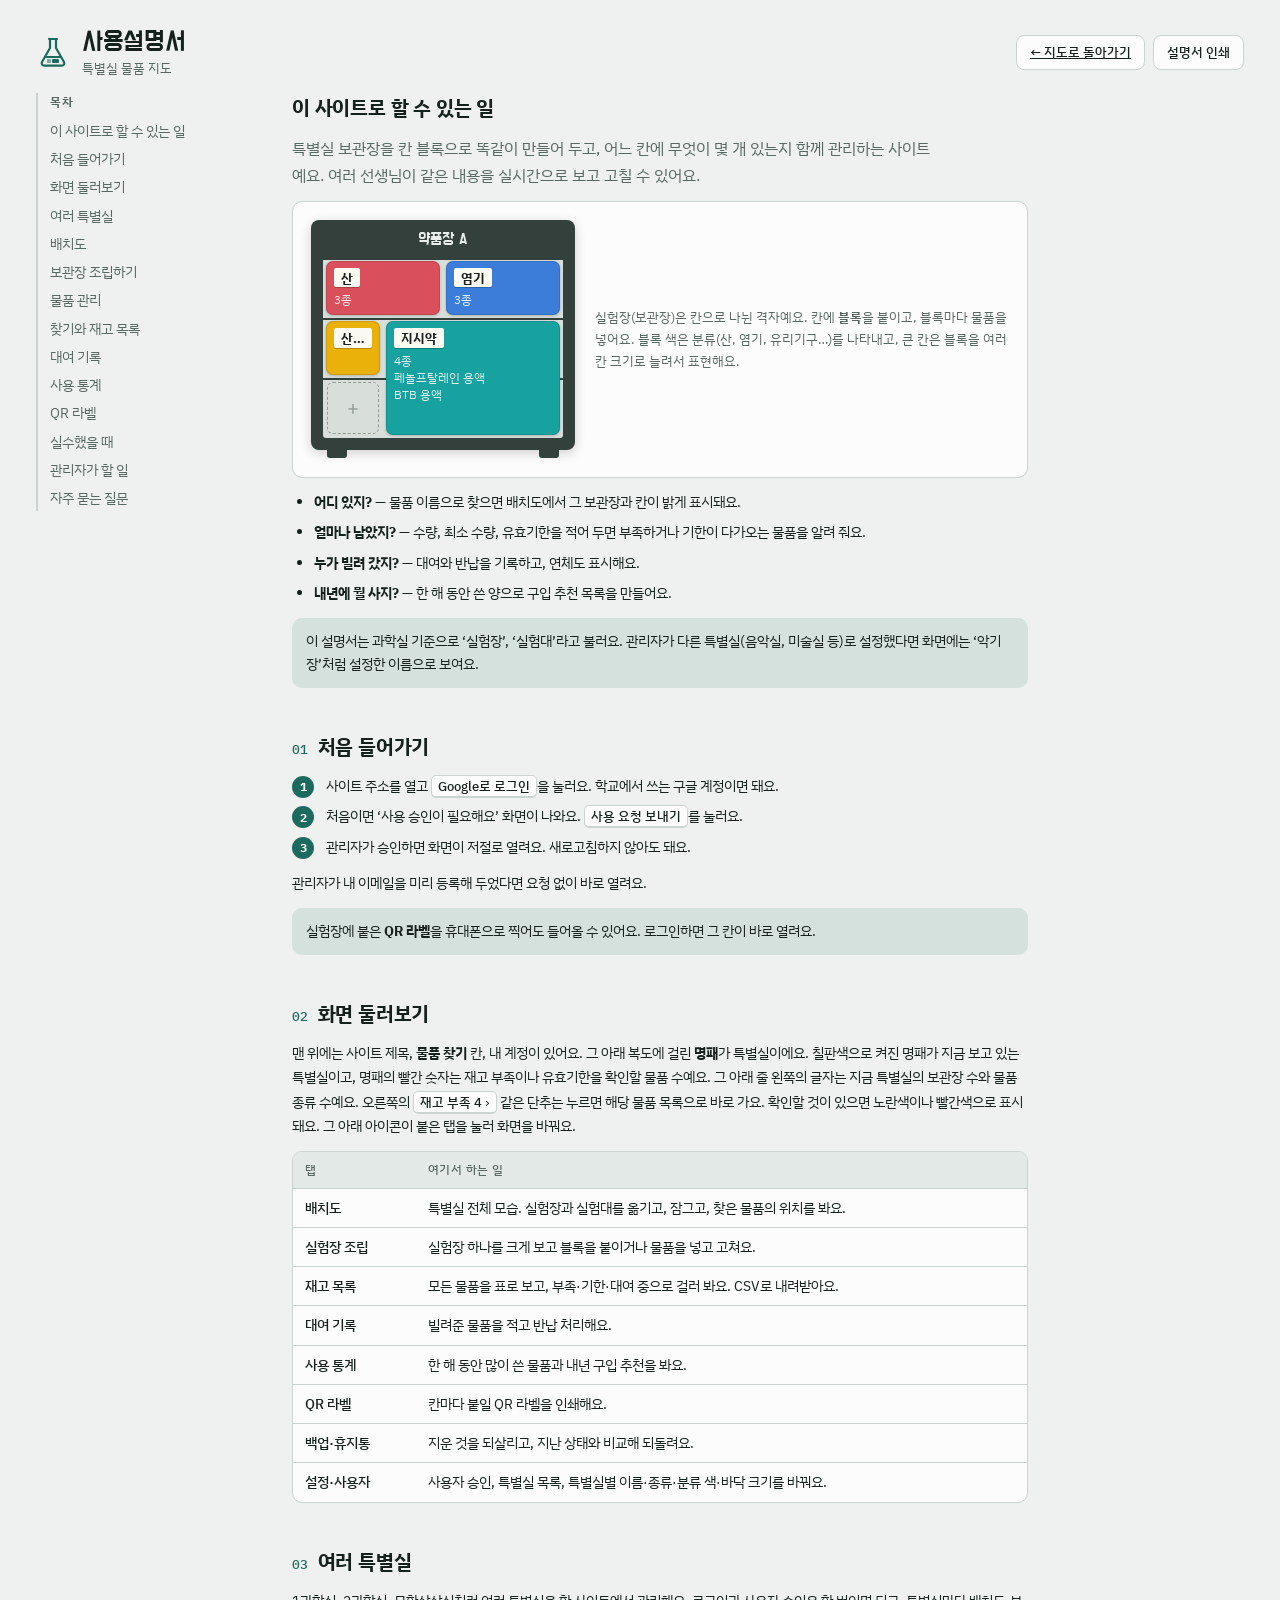
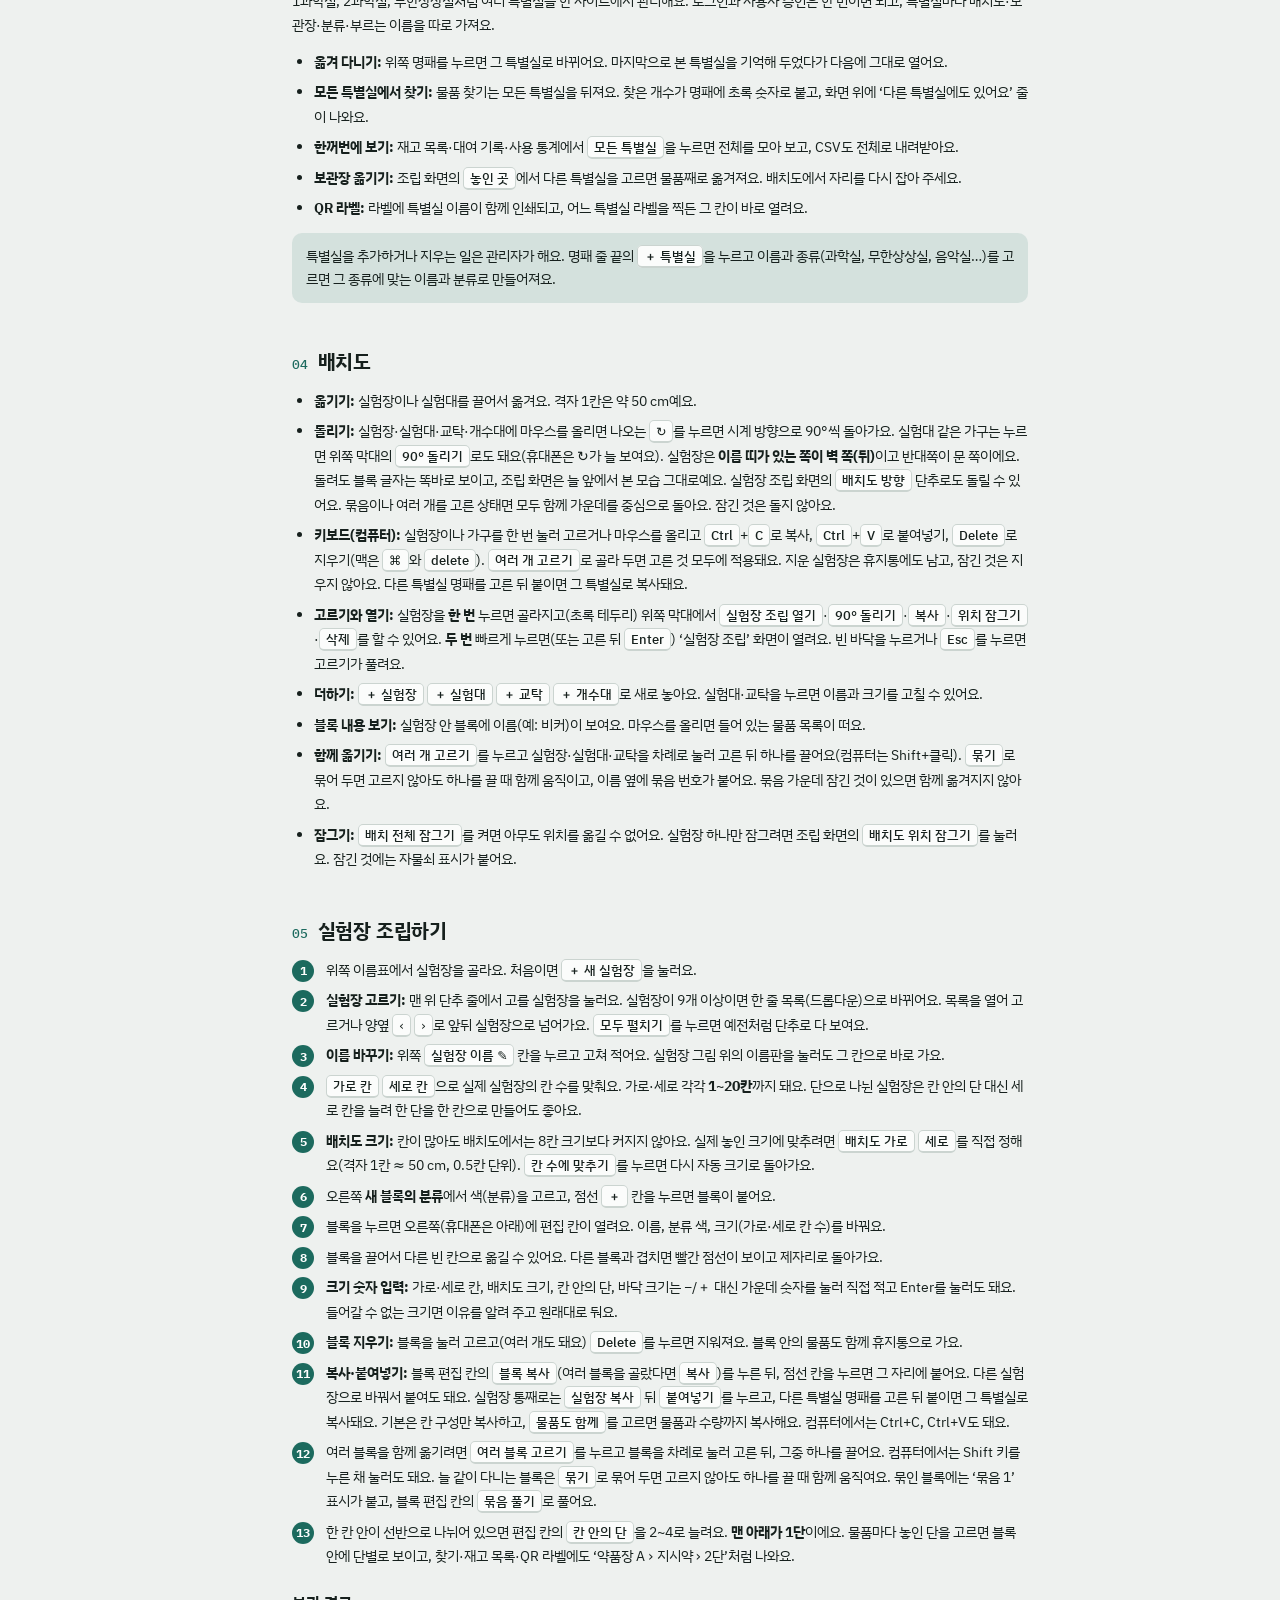
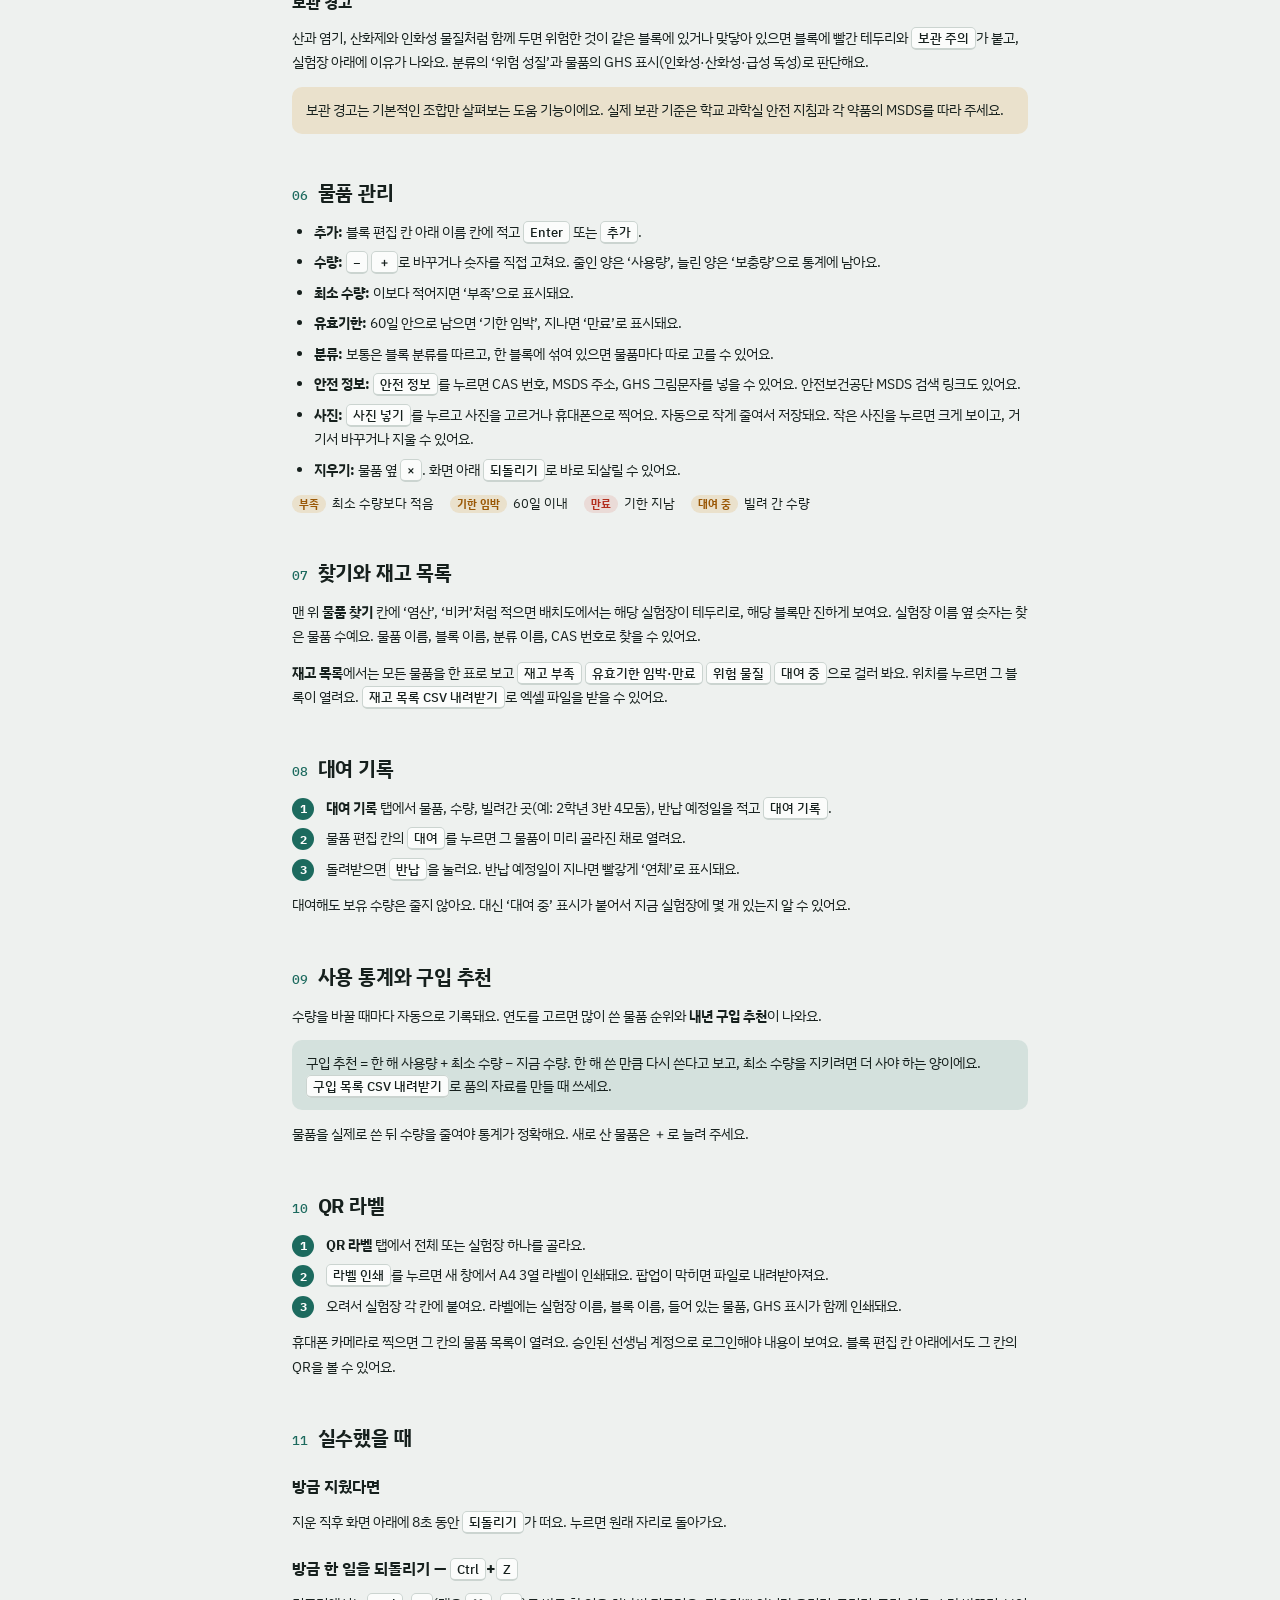
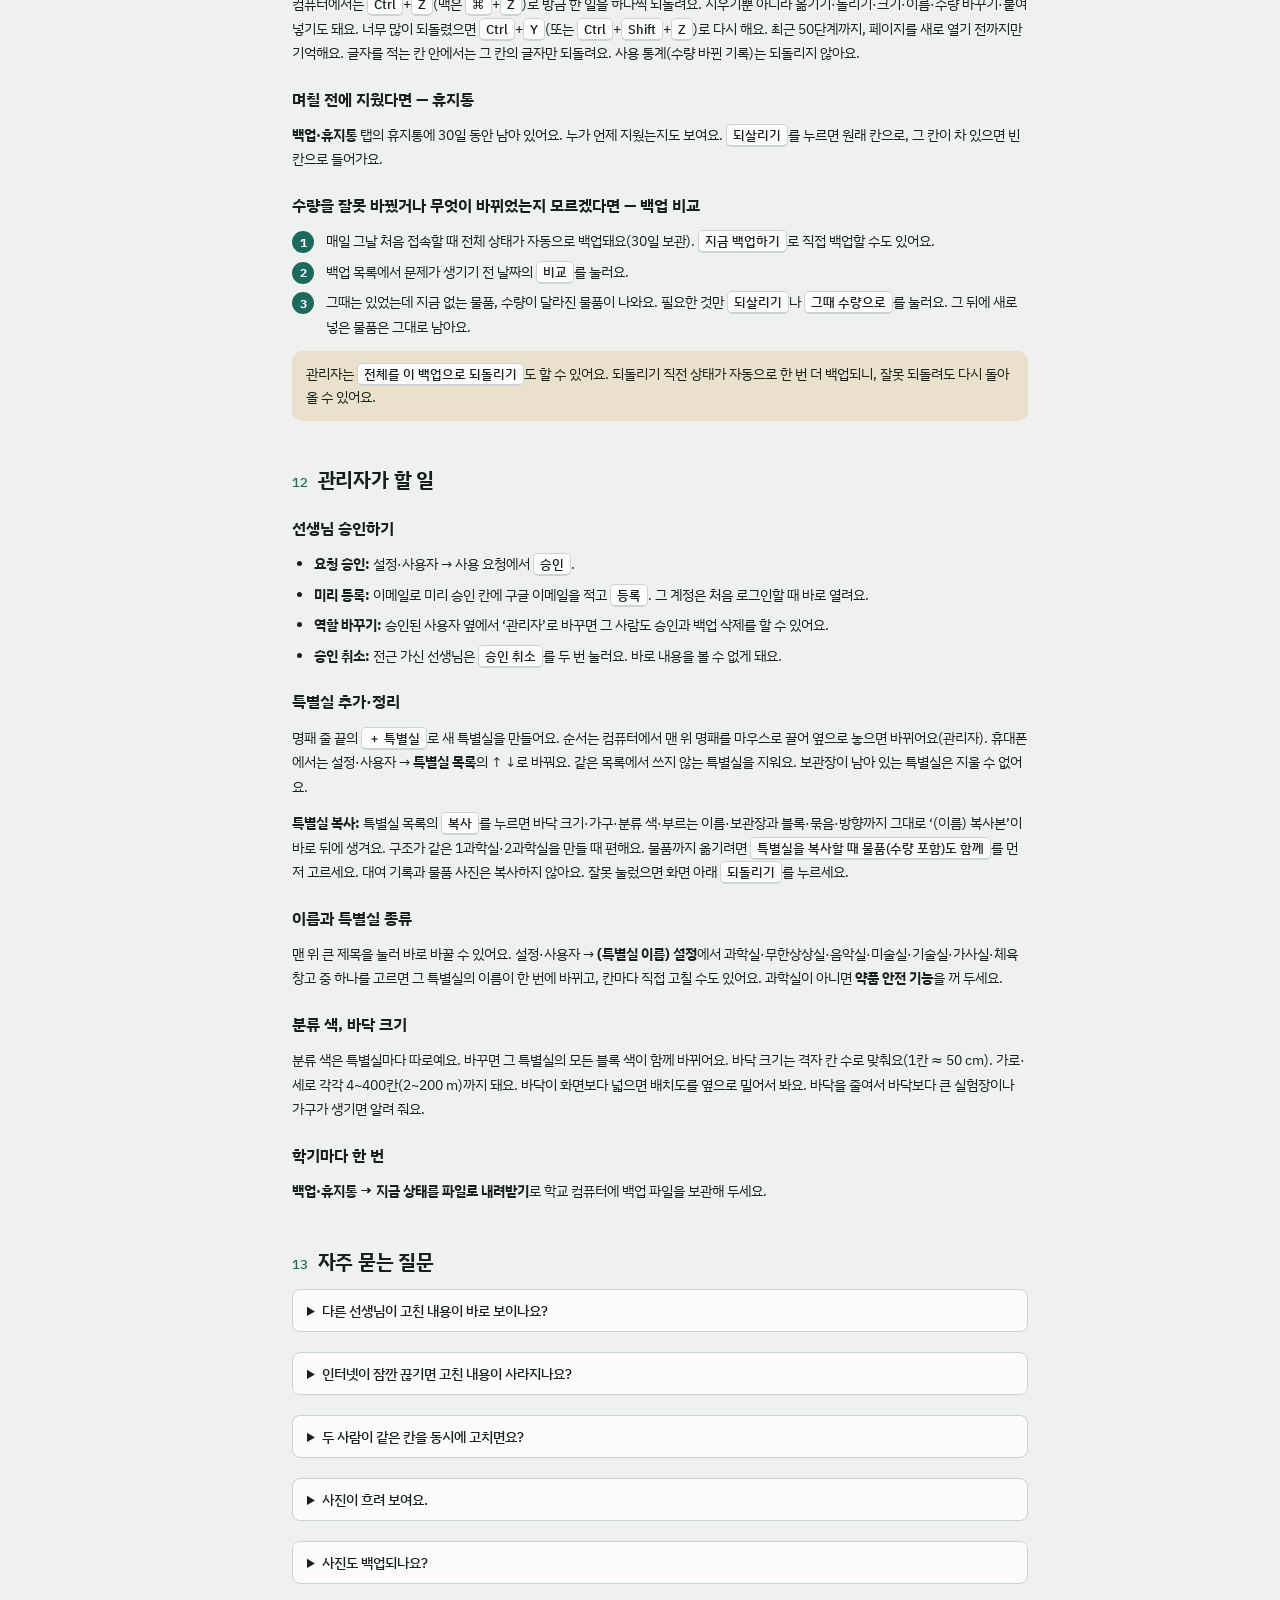
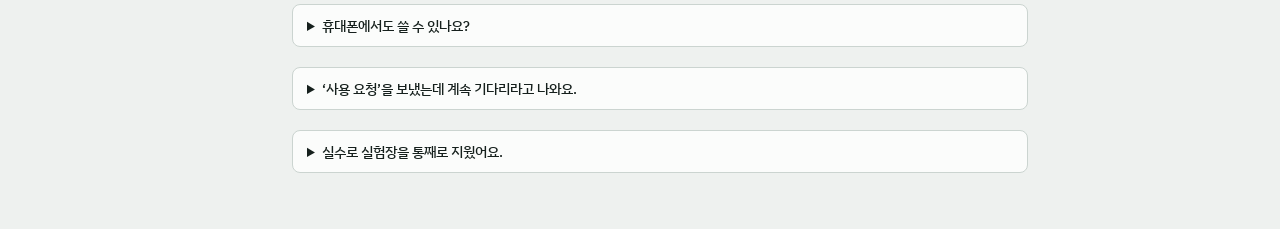
<file: help.html>
<!doctype html>
<html lang="ko">
<head>
<meta charset="utf-8">
<meta name="viewport" content="width=device-width,initial-scale=1,viewport-fit=cover">
<title>사용설명서 · 특별실 물품 지도</title>
<link rel="icon" href="data:image/svg+xml,%3Csvg xmlns='http://www.w3.org/2000/svg' viewBox='0 0 34 34'%3E%3Cpath d='M13 4h8M14 4v9L6 27a2.5 2.5 0 0 0 2.2 3.7h17.6A2.5 2.5 0 0 0 28 27l-8-14V4' fill='none' stroke='%231c6a5e' stroke-width='2.6' stroke-linejoin='round' stroke-linecap='round'/%3E%3C/svg%3E">
<link rel="preconnect" href="https://fonts.googleapis.com">
<link rel="preconnect" href="https://fonts.gstatic.com" crossorigin>
<link rel="stylesheet" href="https://fonts.googleapis.com/css2?family=Do+Hyeon&family=IBM+Plex+Mono:wght@500&family=IBM+Plex+Sans+KR:wght@400;500;700&display=swap">
<link rel="stylesheet" href="css/style.css">
<style>
/* 설명서 레이아웃: 왼쪽 목차(넓은 화면에서 고정) + 오른쪽 본문 */
.doc{display:grid;grid-template-columns:220px minmax(0,1fr);gap:36px;align-items:start}
@media (max-width:860px){.doc{grid-template-columns:minmax(0,1fr)}.toc{position:static!important}}
.toc{position:sticky;top:calc(16px + env(safe-area-inset-top,0px));display:flex;flex-direction:column;gap:2px;font-size:13.5px;border-left:2px solid var(--line);padding-left:12px}
.toc a{color:var(--muted);text-decoration:none;padding:3px 0}
.toc a:hover{color:var(--accent)}
.toc b{font-size:11.5px;letter-spacing:.06em;color:var(--muted);margin-bottom:6px}
article{max-width:46rem;display:flex;flex-direction:column;gap:44px}
article section{scroll-margin-top:16px;display:flex;flex-direction:column;gap:12px}
article h2{margin:0;font-size:20px;letter-spacing:-.01em;text-wrap:balance;display:flex;align-items:baseline;gap:10px}
article h2 .no{font-family:var(--f-mono);font-size:13px;color:var(--accent);font-weight:500}
article h3{margin:10px 0 0;font-size:15.5px}
article p,article li{line-height:1.75;margin:0}
article ol,article ul{margin:0;padding-left:22px;display:flex;flex-direction:column;gap:6px}
.lead{font-size:16px;color:var(--muted);max-width:40rem;line-height:1.7}
.note{padding:12px 14px;border-radius:var(--r);background:var(--accent-soft);font-size:13.5px;line-height:1.7}
.warnnote{padding:12px 14px;border-radius:var(--r);background:var(--warn-soft);font-size:13.5px;line-height:1.7}
kbd,.ui{font-family:var(--f-body);font-size:12.5px;font-weight:500;border:1px solid var(--line);border-bottom-width:2px;border-radius:5px;padding:1px 6px;background:var(--surface);white-space:nowrap}
.tabtable{width:100%;min-width:0;font-size:13.5px}
.tabtable td:first-child{white-space:nowrap;font-weight:500}
.figure{display:flex;flex-wrap:wrap;gap:20px;align-items:center;padding:18px;border:1px solid var(--line);border-radius:var(--r);background:var(--surface)}
.figure .cap{flex:1 1 220px;font-size:13px;color:var(--muted);line-height:1.7}
.demo{position:relative;flex:none}
.legendrow{display:flex;flex-wrap:wrap;gap:8px 16px;font-size:13px}
.legendrow span{display:inline-flex;align-items:center;gap:6px}
.steps{counter-reset:s;list-style:none;padding-left:0!important}
.steps li{counter-increment:s;position:relative;padding-left:34px}
.steps li::before{content:counter(s);position:absolute;left:0;top:2px;width:22px;height:22px;border-radius:50%;background:var(--accent);color:var(--accent-ink);font-size:12px;font-weight:700;display:grid;place-items:center;font-family:var(--f-mono)}
details{border:1px solid var(--line);border-radius:8px;background:var(--surface);padding:10px 14px}
details+details{margin-top:8px}
summary{cursor:pointer;font-weight:500}
details p{margin-top:8px!important;color:var(--muted);font-size:13.5px}
.topbar{display:flex;flex-wrap:wrap;gap:10px;align-items:center;justify-content:space-between}
@media print{.toc,.noprint{display:none!important}.doc{display:block}article{max-width:none}body{background:#fff}}
</style>
</head>
<body>
<div class="shell">
  <header class="topbar">
    <div class="brand">
      <svg width="34" height="34" viewBox="0 0 34 34" fill="none" aria-hidden="true"><path d="M13 4h8M14 4v9L6 27a2.5 2.5 0 0 0 2.2 3.7h17.6A2.5 2.5 0 0 0 28 27l-8-14V4" stroke="currentColor" stroke-width="2.2" stroke-linejoin="round" stroke-linecap="round"/><path d="M9.5 22h15" stroke="currentColor" stroke-width="2.2" stroke-linecap="round"/><rect x="11" y="24" width="4" height="4" rx="1" fill="currentColor" opacity=".55"/><rect x="16" y="24" width="7" height="4" rx="1" fill="currentColor"/></svg>
      <div><h1>사용설명서</h1><span class="muted" style="font-size:13px">특별실 물품 지도</span></div>
    </div>
    <div class="sizes noprint"><a class="btn ghost" href="index.html">← 지도로 돌아가기</a><button class="btn ghost" type="button" onclick="window.print()">설명서 인쇄</button></div>
  </header>

  <div class="doc">
    <nav class="toc noprint" aria-label="목차">
      <b>목차</b>
      <a href="#about">이 사이트로 할 수 있는 일</a>
      <a href="#start">처음 들어가기</a>
      <a href="#screen">화면 둘러보기</a>
      <a href="#rooms">여러 특별실</a>
      <a href="#room">배치도</a>
      <a href="#build">보관장 조립하기</a>
      <a href="#items">물품 관리</a>
      <a href="#find">찾기와 재고 목록</a>
      <a href="#loans">대여 기록</a>
      <a href="#stats">사용 통계</a>
      <a href="#qr">QR 라벨</a>
      <a href="#undo">실수했을 때</a>
      <a href="#admin">관리자가 할 일</a>
      <a href="#faq">자주 묻는 질문</a>
    </nav>

    <article>
      <section id="about">
        <h2>이 사이트로 할 수 있는 일</h2>
        <p class="lead">특별실 보관장을 칸 블록으로 똑같이 만들어 두고, 어느 칸에 무엇이 몇 개 있는지 함께 관리하는 사이트예요. 여러 선생님이 같은 내용을 실시간으로 보고 고칠 수 있어요.</p>
        <div class="figure">
          <div class="demo cabinet" aria-hidden="true"><div class="plate">약품장 A</div>
            <div class="cab-inner" style="width:240px;height:180px;background-size:100% 60px">
              <div class="block" style="left:3px;top:3px;width:114px;height:54px;background:#d94f5c;color:#fff"><div class="bl">산</div><div class="bm">3종</div></div>
              <div class="block" style="left:123px;top:3px;width:114px;height:54px;background:#3b7dd8;color:#fff"><div class="bl">염기</div><div class="bm">3종</div></div>
              <div class="block" style="left:3px;top:63px;width:54px;height:54px;background:#e9b10a;color:#141a18"><div class="bl">산화제</div></div>
              <div class="block" style="left:63px;top:63px;width:174px;height:114px;background:#17a2a0;color:#fff"><div class="bl">지시약</div><div class="bm">4종</div><div class="bn">페놀프탈레인 용액</div><div class="bn">BTB 용액</div></div>
              <button class="slot" style="left:4px;top:124px;width:52px;height:52px" tabindex="-1">＋</button>
            </div></div>
          <p class="cap">실험장(보관장)은 칸으로 나뉜 격자예요. 칸에 <b>블록</b>을 붙이고, 블록마다 물품을 넣어요. 블록 색은 분류(산, 염기, 유리기구…)를 나타내고, 큰 칸은 블록을 여러 칸 크기로 늘려서 표현해요.</p>
        </div>
        <ul>
          <li><b>어디 있지?</b> — 물품 이름으로 찾으면 배치도에서 그 보관장과 칸이 밝게 표시돼요.</li>
          <li><b>얼마나 남았지?</b> — 수량, 최소 수량, 유효기한을 적어 두면 부족하거나 기한이 다가오는 물품을 알려 줘요.</li>
          <li><b>누가 빌려 갔지?</b> — 대여와 반납을 기록하고, 연체도 표시해요.</li>
          <li><b>내년에 뭘 사지?</b> — 한 해 동안 쓴 양으로 구입 추천 목록을 만들어요.</li>
        </ul>
        <p class="note">이 설명서는 과학실 기준으로 ‘실험장’, ‘실험대’라고 불러요. 관리자가 다른 특별실(음악실, 미술실 등)로 설정했다면 화면에는 ‘악기장’처럼 설정한 이름으로 보여요.</p>
      </section>

      <section id="start">
        <h2><span class="no">01</span>처음 들어가기</h2>
        <ol class="steps">
          <li>사이트 주소를 열고 <span class="ui">Google로 로그인</span>을 눌러요. 학교에서 쓰는 구글 계정이면 돼요.</li>
          <li>처음이면 ‘사용 승인이 필요해요’ 화면이 나와요. <span class="ui">사용 요청 보내기</span>를 눌러요.</li>
          <li>관리자가 승인하면 화면이 저절로 열려요. 새로고침하지 않아도 돼요.</li>
        </ol>
        <p>관리자가 내 이메일을 미리 등록해 두었다면 요청 없이 바로 열려요.</p>
        <p class="note">실험장에 붙은 <b>QR 라벨</b>을 휴대폰으로 찍어도 들어올 수 있어요. 로그인하면 그 칸이 바로 열려요.</p>
      </section>

      <section id="screen">
        <h2><span class="no">02</span>화면 둘러보기</h2>
        <p>맨 위에는 사이트 제목, <b>물품 찾기</b> 칸, 내 계정이 있어요. 그 아래 복도에 걸린 <b>명패</b>가 특별실이에요. 칠판색으로 켜진 명패가 지금 보고 있는 특별실이고, 명패의 빨간 숫자는 재고 부족이나 유효기한을 확인할 물품 수예요. 그 아래 줄 왼쪽의 글자는 지금 특별실의 보관장 수와 물품 종류 수예요. 오른쪽의 <span class="ui">재고 부족 4 ›</span> 같은 단추는 누르면 해당 물품 목록으로 바로 가요. 확인할 것이 있으면 노란색이나 빨간색으로 표시돼요. 그 아래 아이콘이 붙은 탭을 눌러 화면을 바꿔요.</p>
        <div class="tablewrap"><table class="tabtable"><thead><tr><th>탭</th><th>여기서 하는 일</th></tr></thead><tbody>
          <tr><td>배치도</td><td>특별실 전체 모습. 실험장과 실험대를 옮기고, 잠그고, 찾은 물품의 위치를 봐요.</td></tr>
          <tr><td>실험장 조립</td><td>실험장 하나를 크게 보고 블록을 붙이거나 물품을 넣고 고쳐요.</td></tr>
          <tr><td>재고 목록</td><td>모든 물품을 표로 보고, 부족·기한·대여 중으로 걸러 봐요. CSV로 내려받아요.</td></tr>
          <tr><td>대여 기록</td><td>빌려준 물품을 적고 반납 처리해요.</td></tr>
          <tr><td>사용 통계</td><td>한 해 동안 많이 쓴 물품과 내년 구입 추천을 봐요.</td></tr>
          <tr><td>QR 라벨</td><td>칸마다 붙일 QR 라벨을 인쇄해요.</td></tr>
          <tr><td>백업·휴지통</td><td>지운 것을 되살리고, 지난 상태와 비교해 되돌려요.</td></tr>
          <tr><td>설정·사용자</td><td>사용자 승인, 특별실 목록, 특별실별 이름·종류·분류 색·바닥 크기를 바꿔요.</td></tr>
        </tbody></table></div>
      </section>

      <section id="rooms">
        <h2><span class="no">03</span>여러 특별실</h2>
        <p>1과학실, 2과학실, 무한상상실처럼 여러 특별실을 한 사이트에서 관리해요. 로그인과 사용자 승인은 한 번이면 되고, 특별실마다 배치도·보관장·분류·부르는 이름을 따로 가져요.</p>
        <ul>
          <li><b>옮겨 다니기:</b> 위쪽 명패를 누르면 그 특별실로 바뀌어요. 마지막으로 본 특별실을 기억해 두었다가 다음에 그대로 열어요.</li>
          <li><b>모든 특별실에서 찾기:</b> 물품 찾기는 모든 특별실을 뒤져요. 찾은 개수가 명패에 초록 숫자로 붙고, 화면 위에 ‘다른 특별실에도 있어요’ 줄이 나와요.</li>
          <li><b>한꺼번에 보기:</b> 재고 목록·대여 기록·사용 통계에서 <span class="ui">모든 특별실</span>을 누르면 전체를 모아 보고, CSV도 전체로 내려받아요.</li>
          <li><b>보관장 옮기기:</b> 조립 화면의 <span class="ui">놓인 곳</span>에서 다른 특별실을 고르면 물품째로 옮겨져요. 배치도에서 자리를 다시 잡아 주세요.</li>
          <li><b>QR 라벨:</b> 라벨에 특별실 이름이 함께 인쇄되고, 어느 특별실 라벨을 찍든 그 칸이 바로 열려요.</li>
        </ul>
        <p class="note">특별실을 추가하거나 지우는 일은 관리자가 해요. 명패 줄 끝의 <span class="ui">＋ 특별실</span>을 누르고 이름과 종류(과학실, 무한상상실, 음악실…)를 고르면 그 종류에 맞는 이름과 분류로 만들어져요.</p>
      </section>

      <section id="room">
        <h2><span class="no">04</span>배치도</h2>
        <ul>
          <li><b>옮기기:</b> 실험장이나 실험대를 끌어서 옮겨요. 격자 1칸은 약 50 cm예요.</li>
          <li><b>돌리기:</b> 실험장·실험대·교탁·개수대에 마우스를 올리면 나오는 <span class="ui">↻</span>를 누르면 시계 방향으로 90°씩 돌아가요. 실험대 같은 가구는 누르면 위쪽 막대의 <span class="ui">90° 돌리기</span>로도 돼요(휴대폰은 ↻가 늘 보여요). 실험장은 <b>이름 띠가 있는 쪽이 벽 쪽(뒤)</b>이고 반대쪽이 문 쪽이에요. 돌려도 블록 글자는 똑바로 보이고, 조립 화면은 늘 앞에서 본 모습 그대로예요. 실험장 조립 화면의 <span class="ui">배치도 방향</span> 단추로도 돌릴 수 있어요. 묶음이나 여러 개를 고른 상태면 모두 함께 가운데를 중심으로 돌아요. 잠긴 것은 돌지 않아요.</li>
          <li><b>키보드(컴퓨터):</b> 실험장이나 가구를 한 번 눌러 고르거나 마우스를 올리고 <kbd>Ctrl</kbd>+<kbd>C</kbd>로 복사, <kbd>Ctrl</kbd>+<kbd>V</kbd>로 붙여넣기, <kbd>Delete</kbd>로 지우기(맥은 <kbd>⌘</kbd>와 <kbd>delete</kbd>). <span class="ui">여러 개 고르기</span>로 골라 두면 고른 것 모두에 적용돼요. 지운 실험장은 휴지통에도 남고, 잠긴 것은 지우지 않아요. 다른 특별실 명패를 고른 뒤 붙이면 그 특별실로 복사돼요.</li>
          <li><b>고르기와 열기:</b> 실험장을 <b>한 번</b> 누르면 골라지고(초록 테두리) 위쪽 막대에서 <span class="ui">실험장 조립 열기</span>·<span class="ui">90° 돌리기</span>·<span class="ui">복사</span>·<span class="ui">위치 잠그기</span>·<span class="ui">삭제</span>를 할 수 있어요. <b>두 번</b> 빠르게 누르면(또는 고른 뒤 <kbd>Enter</kbd>) ‘실험장 조립’ 화면이 열려요. 빈 바닥을 누르거나 <kbd>Esc</kbd>를 누르면 고르기가 풀려요.</li>
          <li><b>더하기:</b> <span class="ui">＋ 실험장</span> <span class="ui">＋ 실험대</span> <span class="ui">＋ 교탁</span> <span class="ui">＋ 개수대</span>로 새로 놓아요. 실험대·교탁을 누르면 이름과 크기를 고칠 수 있어요.</li>
          <li><b>블록 내용 보기:</b> 실험장 안 블록에 이름(예: 비커)이 보여요. 마우스를 올리면 들어 있는 물품 목록이 떠요.</li>
          <li><b>함께 옮기기:</b> <span class="ui">여러 개 고르기</span>를 누르고 실험장·실험대·교탁을 차례로 눌러 고른 뒤 하나를 끌어요(컴퓨터는 Shift+클릭). <span class="ui">묶기</span>로 묶어 두면 고르지 않아도 하나를 끌 때 함께 움직이고, 이름 옆에 묶음 번호가 붙어요. 묶음 가운데 잠긴 것이 있으면 함께 옮겨지지 않아요.</li>
          <li><b>잠그기:</b> <span class="ui">배치 전체 잠그기</span>를 켜면 아무도 위치를 옮길 수 없어요. 실험장 하나만 잠그려면 조립 화면의 <span class="ui">배치도 위치 잠그기</span>를 눌러요. 잠긴 것에는 자물쇠 표시가 붙어요.</li>
        </ul>
      </section>

      <section id="build">
        <h2><span class="no">05</span>실험장 조립하기</h2>
        <ol class="steps">
          <li>위쪽 이름표에서 실험장을 골라요. 처음이면 <span class="ui">＋ 새 실험장</span>을 눌러요.</li>
          <li><b>실험장 고르기:</b> 맨 위 단추 줄에서 고를 실험장을 눌러요. 실험장이 9개 이상이면 한 줄 목록(드롭다운)으로 바뀌어요. 목록을 열어 고르거나 양옆 <span class="ui">‹</span> <span class="ui">›</span>로 앞뒤 실험장으로 넘어가요. <span class="ui">모두 펼치기</span>를 누르면 예전처럼 단추로 다 보여요.</li>
          <li><b>이름 바꾸기:</b> 위쪽 <span class="ui">실험장 이름 ✎</span> 칸을 누르고 고쳐 적어요. 실험장 그림 위의 이름판을 눌러도 그 칸으로 바로 가요.</li>
          <li><span class="ui">가로 칸</span> <span class="ui">세로 칸</span>으로 실제 실험장의 칸 수를 맞춰요. 가로·세로 각각 <b>1~20칸</b>까지 돼요. 단으로 나뉜 실험장은 칸 안의 단 대신 세로 칸을 늘려 한 단을 한 칸으로 만들어도 좋아요.</li>
          <li><b>배치도 크기:</b> 칸이 많아도 배치도에서는 8칸 크기보다 커지지 않아요. 실제 놓인 크기에 맞추려면 <span class="ui">배치도 가로</span> <span class="ui">세로</span>를 직접 정해요(격자 1칸 ≈ 50 cm, 0.5칸 단위). <span class="ui">칸 수에 맞추기</span>를 누르면 다시 자동 크기로 돌아가요.</li>
          <li>오른쪽 <b>새 블록의 분류</b>에서 색(분류)을 고르고, 점선 <span class="ui">＋</span> 칸을 누르면 블록이 붙어요.</li>
          <li>블록을 누르면 오른쪽(휴대폰은 아래)에 편집 칸이 열려요. 이름, 분류 색, 크기(가로·세로 칸 수)를 바꿔요.</li>
          <li>블록을 끌어서 다른 빈 칸으로 옮길 수 있어요. 다른 블록과 겹치면 빨간 점선이 보이고 제자리로 돌아가요.</li>
          <li><b>크기 숫자 입력:</b> 가로·세로 칸, 배치도 크기, 칸 안의 단, 바닥 크기는 −/＋ 대신 가운데 숫자를 눌러 직접 적고 Enter를 눌러도 돼요. 들어갈 수 없는 크기면 이유를 알려 주고 원래대로 둬요.</li>
          <li><b>블록 지우기:</b> 블록을 눌러 고르고(여러 개도 돼요) <kbd>Delete</kbd>를 누르면 지워져요. 블록 안의 물품도 함께 휴지통으로 가요.</li>
          <li><b>복사·붙여넣기:</b> 블록 편집 칸의 <span class="ui">블록 복사</span>(여러 블록을 골랐다면 <span class="ui">복사</span>)를 누른 뒤, 점선 칸을 누르면 그 자리에 붙어요. 다른 실험장으로 바꿔서 붙여도 돼요. 실험장 통째로는 <span class="ui">실험장 복사</span> 뒤 <span class="ui">붙여넣기</span>를 누르고, 다른 특별실 명패를 고른 뒤 붙이면 그 특별실로 복사돼요. 기본은 칸 구성만 복사하고, <span class="ui">물품도 함께</span>를 고르면 물품과 수량까지 복사해요. 컴퓨터에서는 Ctrl+C, Ctrl+V도 돼요.</li>
          <li>여러 블록을 함께 옮기려면 <span class="ui">여러 블록 고르기</span>를 누르고 블록을 차례로 눌러 고른 뒤, 그중 하나를 끌어요. 컴퓨터에서는 Shift 키를 누른 채 눌러도 돼요. 늘 같이 다니는 블록은 <span class="ui">묶기</span>로 묶어 두면 고르지 않아도 하나를 끌 때 함께 움직여요. 묶인 블록에는 ‘묶음 1’ 표시가 붙고, 블록 편집 칸의 <span class="ui">묶음 풀기</span>로 풀어요.</li>
          <li>한 칸 안이 선반으로 나뉘어 있으면 편집 칸의 <span class="ui">칸 안의 단</span>을 2~4로 늘려요. <b>맨 아래가 1단</b>이에요. 물품마다 놓인 단을 고르면 블록 안에 단별로 보이고, 찾기·재고 목록·QR 라벨에도 ‘약품장 A › 지시약 › 2단’처럼 나와요.</li>
        </ol>
        <h3>보관 경고</h3>
        <p>산과 염기, 산화제와 인화성 물질처럼 함께 두면 위험한 것이 같은 블록에 있거나 맞닿아 있으면 블록에 빨간 테두리와 <span class="ui">보관 주의</span>가 붙고, 실험장 아래에 이유가 나와요. 분류의 ‘위험 성질’과 물품의 GHS 표시(인화성·산화성·급성 독성)로 판단해요.</p>
        <p class="warnnote">보관 경고는 기본적인 조합만 살펴보는 도움 기능이에요. 실제 보관 기준은 학교 과학실 안전 지침과 각 약품의 MSDS를 따라 주세요.</p>
      </section>

      <section id="items">
        <h2><span class="no">06</span>물품 관리</h2>
        <ul>
          <li><b>추가:</b> 블록 편집 칸 아래 이름 칸에 적고 <kbd>Enter</kbd> 또는 <span class="ui">추가</span>.</li>
          <li><b>수량:</b> <span class="ui">−</span> <span class="ui">＋</span>로 바꾸거나 숫자를 직접 고쳐요. 줄인 양은 ‘사용량’, 늘린 양은 ‘보충량’으로 통계에 남아요.</li>
          <li><b>최소 수량:</b> 이보다 적어지면 ‘부족’으로 표시돼요.</li>
          <li><b>유효기한:</b> 60일 안으로 남으면 ‘기한 임박’, 지나면 ‘만료’로 표시돼요.</li>
          <li><b>분류:</b> 보통은 블록 분류를 따르고, 한 블록에 섞여 있으면 물품마다 따로 고를 수 있어요.</li>
          <li><b>안전 정보:</b> <span class="ui">안전 정보</span>를 누르면 CAS 번호, MSDS 주소, GHS 그림문자를 넣을 수 있어요. 안전보건공단 MSDS 검색 링크도 있어요.</li>
          <li><b>사진:</b> <span class="ui">사진 넣기</span>를 누르고 사진을 고르거나 휴대폰으로 찍어요. 자동으로 작게 줄여서 저장돼요. 작은 사진을 누르면 크게 보이고, 거기서 바꾸거나 지울 수 있어요.</li>
          <li><b>지우기:</b> 물품 옆 <span class="ui">×</span>. 화면 아래 <span class="ui">되돌리기</span>로 바로 되살릴 수 있어요.</li>
        </ul>
        <div class="legendrow"><span><span class="pill low">부족</span>최소 수량보다 적음</span><span><span class="pill soon">기한 임박</span>60일 이내</span><span><span class="pill expired">만료</span>기한 지남</span><span><span class="pill loan">대여 중</span>빌려 간 수량</span></div>
      </section>

      <section id="find">
        <h2><span class="no">07</span>찾기와 재고 목록</h2>
        <p>맨 위 <b>물품 찾기</b> 칸에 ‘염산’, ‘비커’처럼 적으면 배치도에서는 해당 실험장이 테두리로, 해당 블록만 진하게 보여요. 실험장 이름 옆 숫자는 찾은 물품 수예요. 물품 이름, 블록 이름, 분류 이름, CAS 번호로 찾을 수 있어요.</p>
        <p><b>재고 목록</b>에서는 모든 물품을 한 표로 보고 <span class="ui">재고 부족</span> <span class="ui">유효기한 임박·만료</span> <span class="ui">위험 물질</span> <span class="ui">대여 중</span>으로 걸러 봐요. 위치를 누르면 그 블록이 열려요. <span class="ui">재고 목록 CSV 내려받기</span>로 엑셀 파일을 받을 수 있어요.</p>
      </section>

      <section id="loans">
        <h2><span class="no">08</span>대여 기록</h2>
        <ol class="steps">
          <li><b>대여 기록</b> 탭에서 물품, 수량, 빌려간 곳(예: 2학년 3반 4모둠), 반납 예정일을 적고 <span class="ui">대여 기록</span>.</li>
          <li>물품 편집 칸의 <span class="ui">대여</span>를 누르면 그 물품이 미리 골라진 채로 열려요.</li>
          <li>돌려받으면 <span class="ui">반납</span>을 눌러요. 반납 예정일이 지나면 빨갛게 ‘연체’로 표시돼요.</li>
        </ol>
        <p>대여해도 보유 수량은 줄지 않아요. 대신 ‘대여 중’ 표시가 붙어서 지금 실험장에 몇 개 있는지 알 수 있어요.</p>
      </section>

      <section id="stats">
        <h2><span class="no">09</span>사용 통계와 구입 추천</h2>
        <p>수량을 바꿀 때마다 자동으로 기록돼요. 연도를 고르면 많이 쓴 물품 순위와 <b>내년 구입 추천</b>이 나와요.</p>
        <p class="note">구입 추천 = 한 해 사용량 + 최소 수량 − 지금 수량. 한 해 쓴 만큼 다시 쓴다고 보고, 최소 수량을 지키려면 더 사야 하는 양이에요. <span class="ui">구입 목록 CSV 내려받기</span>로 품의 자료를 만들 때 쓰세요.</p>
        <p>물품을 실제로 쓴 뒤 수량을 줄여야 통계가 정확해요. 새로 산 물품은 ＋로 늘려 주세요.</p>
      </section>

      <section id="qr">
        <h2><span class="no">10</span>QR 라벨</h2>
        <ol class="steps">
          <li><b>QR 라벨</b> 탭에서 전체 또는 실험장 하나를 골라요.</li>
          <li><span class="ui">라벨 인쇄</span>를 누르면 새 창에서 A4 3열 라벨이 인쇄돼요. 팝업이 막히면 파일로 내려받아져요.</li>
          <li>오려서 실험장 각 칸에 붙여요. 라벨에는 실험장 이름, 블록 이름, 들어 있는 물품, GHS 표시가 함께 인쇄돼요.</li>
        </ol>
        <p>휴대폰 카메라로 찍으면 그 칸의 물품 목록이 열려요. 승인된 선생님 계정으로 로그인해야 내용이 보여요. 블록 편집 칸 아래에서도 그 칸의 QR을 볼 수 있어요.</p>
      </section>

      <section id="undo">
        <h2><span class="no">11</span>실수했을 때</h2>
        <h3>방금 지웠다면</h3>
        <p>지운 직후 화면 아래에 8초 동안 <span class="ui">되돌리기</span>가 떠요. 누르면 원래 자리로 돌아가요.</p>
        <h3>방금 한 일을 되돌리기 — <kbd>Ctrl</kbd>+<kbd>Z</kbd></h3>
        <p>컴퓨터에서는 <kbd>Ctrl</kbd>+<kbd>Z</kbd>(맥은 <kbd>⌘</kbd>+<kbd>Z</kbd>)로 방금 한 일을 하나씩 되돌려요. 지우기뿐 아니라 옮기기·돌리기·크기·이름·수량 바꾸기·붙여넣기도 돼요. 너무 많이 되돌렸으면 <kbd>Ctrl</kbd>+<kbd>Y</kbd>(또는 <kbd>Ctrl</kbd>+<kbd>Shift</kbd>+<kbd>Z</kbd>)로 다시 해요. 최근 50단계까지, 페이지를 새로 열기 전까지만 기억해요. 글자를 적는 칸 안에서는 그 칸의 글자만 되돌려요. 사용 통계(수량 바뀐 기록)는 되돌리지 않아요.</p>
        <h3>며칠 전에 지웠다면 — 휴지통</h3>
        <p><b>백업·휴지통</b> 탭의 휴지통에 30일 동안 남아 있어요. 누가 언제 지웠는지도 보여요. <span class="ui">되살리기</span>를 누르면 원래 칸으로, 그 칸이 차 있으면 빈 칸으로 들어가요.</p>
        <h3>수량을 잘못 바꿨거나 무엇이 바뀌었는지 모르겠다면 — 백업 비교</h3>
        <ol class="steps">
          <li>매일 그날 처음 접속할 때 전체 상태가 자동으로 백업돼요(30일 보관). <span class="ui">지금 백업하기</span>로 직접 백업할 수도 있어요.</li>
          <li>백업 목록에서 문제가 생기기 전 날짜의 <span class="ui">비교</span>를 눌러요.</li>
          <li>그때는 있었는데 지금 없는 물품, 수량이 달라진 물품이 나와요. 필요한 것만 <span class="ui">되살리기</span>나 <span class="ui">그때 수량으로</span>를 눌러요. 그 뒤에 새로 넣은 물품은 그대로 남아요.</li>
        </ol>
        <p class="warnnote">관리자는 <span class="ui">전체를 이 백업으로 되돌리기</span>도 할 수 있어요. 되돌리기 직전 상태가 자동으로 한 번 더 백업되니, 잘못 되돌려도 다시 돌아올 수 있어요.</p>
      </section>

      <section id="admin">
        <h2><span class="no">12</span>관리자가 할 일</h2>
        <h3>선생님 승인하기</h3>
        <ul>
          <li><b>요청 승인:</b> 설정·사용자 → 사용 요청에서 <span class="ui">승인</span>.</li>
          <li><b>미리 등록:</b> 이메일로 미리 승인 칸에 구글 이메일을 적고 <span class="ui">등록</span>. 그 계정은 처음 로그인할 때 바로 열려요.</li>
          <li><b>역할 바꾸기:</b> 승인된 사용자 옆에서 ‘관리자’로 바꾸면 그 사람도 승인과 백업 삭제를 할 수 있어요.</li>
          <li><b>승인 취소:</b> 전근 가신 선생님은 <span class="ui">승인 취소</span>를 두 번 눌러요. 바로 내용을 볼 수 없게 돼요.</li>
        </ul>
        <h3>특별실 추가·정리</h3>
        <p>명패 줄 끝의 <span class="ui">＋ 특별실</span>로 새 특별실을 만들어요. 순서는 컴퓨터에서 맨 위 명패를 마우스로 끌어 옆으로 놓으면 바뀌어요(관리자). 휴대폰에서는 설정·사용자 → <b>특별실 목록</b>의 ↑ ↓로 바꿔요. 같은 목록에서 쓰지 않는 특별실을 지워요. 보관장이 남아 있는 특별실은 지울 수 없어요.</p>
        <p><b>특별실 복사:</b> 특별실 목록의 <span class="ui">복사</span>를 누르면 바닥 크기·가구·분류 색·부르는 이름·보관장과 블록·묶음·방향까지 그대로 ‘(이름) 복사본’이 바로 뒤에 생겨요. 구조가 같은 1과학실·2과학실을 만들 때 편해요. 물품까지 옮기려면 <span class="ui">특별실을 복사할 때 물품(수량 포함)도 함께</span>를 먼저 고르세요. 대여 기록과 물품 사진은 복사하지 않아요. 잘못 눌렀으면 화면 아래 <span class="ui">되돌리기</span>를 누르세요.</p>
        <h3>이름과 특별실 종류</h3>
        <p>맨 위 큰 제목을 눌러 바로 바꿀 수 있어요. 설정·사용자 → <b>(특별실 이름) 설정</b>에서 과학실·무한상상실·음악실·미술실·기술실·가사실·체육 창고 중 하나를 고르면 그 특별실의 이름이 한 번에 바뀌고, 칸마다 직접 고칠 수도 있어요. 과학실이 아니면 <b>약품 안전 기능</b>을 꺼 두세요.</p>
        <h3>분류 색, 바닥 크기</h3>
        <p>분류 색은 특별실마다 따로예요. 바꾸면 그 특별실의 모든 블록 색이 함께 바뀌어요. 바닥 크기는 격자 칸 수로 맞춰요(1칸 ≈ 50 cm). 가로·세로 각각 4~400칸(2~200 m)까지 돼요. 바닥이 화면보다 넓으면 배치도를 옆으로 밀어서 봐요. 바닥을 줄여서 바닥보다 큰 실험장이나 가구가 생기면 알려 줘요.</p>
        <h3>학기마다 한 번</h3>
        <p><b>백업·휴지통 → 지금 상태를 파일로 내려받기</b>로 학교 컴퓨터에 백업 파일을 보관해 두세요.</p>
      </section>

      <section id="faq">
        <h2><span class="no">13</span>자주 묻는 질문</h2>
        <details><summary>다른 선생님이 고친 내용이 바로 보이나요?</summary><p>네. 같은 화면을 보고 있으면 몇 초 안에 저절로 바뀌어요. 입력칸에 글을 쓰는 중에는 다 쓰고 칸을 벗어날 때 바뀌어요.</p></details>
        <details><summary>인터넷이 잠깐 끊기면 고친 내용이 사라지나요?</summary><p>아니요. 이 브라우저에 잠시 보관했다가 연결되면 자동으로 저장돼요. 다만 창을 닫기 전에 연결이 돌아왔는지 확인해 주세요.</p></details>
        <details><summary>두 사람이 같은 칸을 동시에 고치면요?</summary><p>마지막으로 저장한 내용이 남아요. 같은 실험장을 동시에 크게 고칠 때는 서로 말을 맞춰 주세요. 혹시 겹쳐서 사라진 것이 있으면 백업 비교로 되살릴 수 있어요.</p></details>
        <details><summary>사진이 흐려 보여요.</summary><p>무료로 쓰기 위해 긴 변 640픽셀 정도로 줄여서 저장해요. 물품을 알아보기에는 충분하지만 라벨 글씨까지 읽기는 어려울 수 있어요. 글씨는 물품 이름이나 CAS 번호 칸에 적어 주세요.</p></details>
        <details><summary>사진도 백업되나요?</summary><p>백업 파일에는 사진이 들어가지 않아요. 휴지통에서 되살리면 사진도 함께 돌아오지만, 휴지통에서 영구 삭제하면 사진도 지워져요.</p></details>
        <details><summary>휴대폰에서도 쓸 수 있나요?</summary><p>네. 블록 편집 칸은 실험장 아래에 열려요. 배치도는 옆으로 밀어서 볼 수 있어요.</p></details>
        <details><summary>‘사용 요청’을 보냈는데 계속 기다리라고 나와요.</summary><p>관리자가 아직 승인하지 않았어요. 관리자 선생님께 알려 주세요. 다른 구글 계정으로 로그인했는지도 확인해 보세요(화면 오른쪽 위에 지금 계정이 보여요).</p></details>
        <details><summary>실수로 실험장을 통째로 지웠어요.</summary><p>휴지통에 실험장째로 들어 있어요. <b>되살리기</b>를 누르면 블록과 물품까지 모두 돌아와요.</p></details>
      </section>
    </article>
  </div>
</div>
</body>
</html>
</file>
<file: css/style.css>
/* Layout: 상단 바 → 복도(교실 명패) → 요약 → 탭. 배치도 = 모눈 바닥 + 도면 표제란, 조립 = 보관장 틀 안 블록(라벨 테이프) + 오른쪽 편집 패널
   Type: 명패·제목·표제란 = Do Hyeon(학교 간판 글꼴), 본문 = IBM Plex Sans KR, 숫자 = IBM Plex Mono
   Color: 벽(연한 회녹색) 위에 칠판색 명패, 강조는 칠판 초록 하나 */
:root{
  --board:#24493e; --board-edge:#14302a; --chalk:#f3f6ee; --door-off:#fbfcf9; --door-off-ink:#24493e; --rail:#a3b1ab;
  --tape:#fbfaf2; --tape-ink:#1b1f1d;
  --f-sign:"Do Hyeon","IBM Plex Sans KR","Apple SD Gothic Neo","Malgun Gothic",sans-serif;
  --bg:#eef1ef; --surface:#fbfcfb; --surface-2:#e3e9e6; --ink:#16201d; --muted:#5a6863; --line:#cbd4d0;
  --accent:#1c6a5e; --accent-ink:#ffffff; --accent-soft:rgba(28,106,94,.12);
  --warn:#9a5806; --warn-soft:rgba(214,140,30,.17); --danger:#b3301f; --danger-soft:rgba(200,60,45,.12);
  --floor:#f8faf9; --grid:rgba(28,106,94,.11); --frame:#33403c; --frame-ink:#e8eeeb; --frame-in:#d8dfdb;
  --f-body:"IBM Plex Sans KR",system-ui,-apple-system,"Apple SD Gothic Neo","Malgun Gothic",sans-serif;
  --f-mono:"IBM Plex Mono",ui-monospace,Menlo,Consolas,monospace;
  --r:10px;
}
@media (prefers-color-scheme: dark){:root:not([data-theme="light"]){
  --bg:#111715; --surface:#19211f; --surface-2:#222c29; --ink:#e3eae7; --muted:#93a29c; --line:#2e3a36;
  --accent:#5fc3ae; --accent-ink:#0c1412; --accent-soft:rgba(95,195,174,.14);
  --warn:#e6a54d; --warn-soft:rgba(230,165,77,.16); --danger:#f07b6b; --danger-soft:rgba(240,123,107,.14);
  --floor:#141b19; --grid:rgba(95,195,174,.09); --frame:#2d3935; --frame-ink:#dde6e2; --frame-in:#1b2321;
  --board:#2c5a4c; --board-edge:#0f231d; --chalk:#f1f5ec; --door-off:#19211f; --door-off-ink:#a9d3c3; --rail:#3d4b46;
  color-scheme:dark }}
:root[data-theme="dark"]{
  --bg:#111715; --surface:#19211f; --surface-2:#222c29; --ink:#e3eae7; --muted:#93a29c; --line:#2e3a36;
  --accent:#5fc3ae; --accent-ink:#0c1412; --accent-soft:rgba(95,195,174,.14);
  --warn:#e6a54d; --warn-soft:rgba(230,165,77,.16); --danger:#f07b6b; --danger-soft:rgba(240,123,107,.14);
  --floor:#141b19; --grid:rgba(95,195,174,.09); --frame:#2d3935; --frame-ink:#dde6e2; --frame-in:#1b2321;
  --board:#2c5a4c; --board-edge:#0f231d; --chalk:#f1f5ec; --door-off:#19211f; --door-off-ink:#a9d3c3; --rail:#3d4b46;
  color-scheme:dark }

*{box-sizing:border-box}
[hidden]{display:none!important}
body{background:var(--bg);color:var(--ink);font-family:var(--f-body);font-size:14px;line-height:1.5}
.shell{max-width:1240px;margin:0 auto;padding-inline:16px;padding-block:18px 48px;display:flex;flex-direction:column;gap:14px}
button,input,select,textarea{font:inherit;color:inherit}
button{cursor:pointer}
a{color:var(--accent)}
:focus-visible{outline:2px solid var(--accent);outline-offset:2px}
.num{font-family:var(--f-mono);font-variant-numeric:tabular-nums}

.top{display:flex;flex-wrap:wrap;align-items:center;justify-content:space-between;gap:12px}
.brand{display:flex;align-items:center;gap:12px;min-width:0}
.brand svg{flex:none;color:var(--accent)}
.brand h1{margin:0;font-family:var(--f-sign);font-size:27px;font-weight:400;letter-spacing:-.01em;line-height:1.15;text-wrap:balance}
.titleinput{font:inherit;color:inherit;letter-spacing:inherit;border:1.5px solid transparent;background:transparent;padding:0 5px;margin-left:-6.5px;border-radius:6px;width:15em;max-width:100%}
.titleinput:hover,.titleinput:focus{border-color:var(--line);background:var(--surface);outline:none}
.roomname{border:0;background:transparent;color:var(--muted);padding:0;font-size:13px;width:14em;border-bottom:1px dashed transparent}
.roomname:hover,.roomname:focus{border-bottom-color:var(--line);outline:none}
.topright{display:flex;align-items:center;gap:10px;flex:1 1 300px;justify-content:flex-end;min-width:0}
.search{flex:1 1 220px;max-width:360px;position:relative}
.search input{width:100%;padding:9px 12px 9px 36px;border:1.5px solid var(--line);border-radius:999px;background:var(--surface)}
.search input:focus{border-color:var(--accent);outline:none}
.search svg{position:absolute;left:12px;top:50%;transform:translateY(-50%);color:var(--muted)}
.acct{display:flex;align-items:center;gap:7px;font-size:12.5px;color:var(--muted);white-space:nowrap}
.av{width:26px;height:26px;border-radius:50%;object-fit:cover;flex:none;background:var(--surface-2)}
.role{font-size:11px;font-weight:700;padding:1px 7px;border-radius:999px;background:var(--accent-soft);color:var(--accent)}

/* 요약 줄: 왼쪽은 읽기만 하는 정보 글자, 오른쪽은 눌러서 목록으로 가는 상태 단추 */
.stats{display:flex;flex-wrap:wrap;align-items:center;gap:10px 18px}
.stat-info{margin:0;display:flex;gap:16px;align-items:baseline;font-size:13.5px;color:var(--muted);padding-right:18px;border-right:1.5px solid var(--line)}
.stat-info b{font:500 17px var(--f-mono);color:var(--ink);margin-inline:2px}
.stat-acts{display:flex;flex-wrap:wrap;gap:8px}
.stat{display:inline-flex;align-items:center;gap:7px;padding:6px 10px 5px 12px;border-radius:8px;font-size:13px;color:var(--ink);
  background:var(--surface);border:1.5px solid var(--line);border-bottom-width:3px;transition:transform .08s,border-color .15s,background .15s}
.stat b{font:500 15px var(--f-mono)}
.stat .chev{color:var(--muted);margin-left:1px}
.stat:hover{border-color:var(--accent);background:var(--surface)}
.stat:hover .chev{color:var(--accent)}
.stat:active{transform:translateY(2px);border-bottom-width:1.5px;margin-bottom:1.5px}
.stat.warn{background:var(--warn-soft);border-color:var(--warn)} .stat.warn b{color:var(--warn)}
.stat.bad{background:var(--danger-soft);border-color:var(--danger)} .stat.bad b{color:var(--danger)}
.stat.zero{color:var(--muted)} .stat.zero b{color:var(--muted)}
.stat .late{font-size:11.5px;font-weight:700;color:var(--danger)}
@media (max-width:640px){.stat-info{border-right:0;padding-right:0;width:100%}}

/* 메뉴 탭: 파일철 색인처럼 위로 튀어나온 탭. 고른 탭은 명패와 같은 칠판색 */
.tabs{display:flex;gap:4px;align-items:flex-end;border-bottom:3px solid var(--board);overflow-x:auto;padding-top:6px;margin-top:2px}
.tabs button{display:inline-flex;align-items:center;gap:7px;flex:none;padding:9px 14px 8px;border:1.5px solid var(--line);border-bottom:0;border-radius:9px 9px 0 0;
  background:var(--surface-2);color:var(--ink);font-weight:500;white-space:nowrap;transition:transform .12s,background .12s}
.tabs button svg{color:var(--muted);flex:none}
.tabs button:hover{background:var(--surface);transform:translateY(-3px)}
.tabs button:hover svg{color:var(--accent)}
.tabs button[aria-selected="true"]{background:var(--board);border-color:var(--board);color:var(--chalk);transform:none;padding-bottom:10px}
.tabs button[aria-selected="true"] svg{color:var(--chalk)}
@media (prefers-reduced-motion:reduce){.tabs button:hover{transform:none}}

.toolbar{display:flex;flex-wrap:wrap;gap:8px;align-items:center;margin-bottom:12px}
.hint{color:var(--muted);font-size:13px}
.btn{border:1.5px solid var(--accent);background:var(--accent);color:var(--accent-ink);padding:7px 13px;border-radius:8px;font-weight:500;font-size:13px;display:inline-flex;align-items:center;gap:6px}
.btn.ghost{background:var(--surface);color:var(--ink);border-color:var(--line)}
.btn.ghost:hover{border-color:var(--accent)}
.btn.ghost[aria-pressed="true"]{background:var(--accent-soft);border-color:var(--accent);color:var(--ink)}
.btn.danger{background:transparent;color:var(--danger);border-color:var(--danger)}
.btn.danger.arm{background:var(--danger);color:#fff}
.btn:disabled{opacity:.4;cursor:not-allowed}
.btn.sm{padding:4px 9px;font-size:12px}

/* 출입 화면 */
.gate{max-width:520px;margin:40px auto;display:flex;flex-direction:column;gap:14px;text-align:left}
.gate .panel{padding:24px}
.gate h2{margin:0;font-size:19px}

/* 배치도 */
.floor-scroll{overflow:auto;padding:4px;border-radius:var(--r)}
.floor{position:relative;background-color:var(--floor);background-image:linear-gradient(var(--grid) 1px,transparent 1px),linear-gradient(90deg,var(--grid) 1px,transparent 1px);background-size:var(--u) var(--u);border:2.5px solid var(--frame);border-radius:4px}
.furn{position:absolute;display:flex;align-items:center;justify-content:center;gap:4px;text-align:center;font-size:12px;color:var(--muted);border-radius:5px;background:var(--surface);border:1.5px solid var(--line);cursor:grab;touch-action:none;user-select:none;padding:2px;overflow:hidden}
.furn.desk{background:var(--accent-soft);border-color:var(--accent);color:var(--ink);font-weight:500}
.furn.sink{background:repeating-linear-gradient(45deg,var(--surface),var(--surface) 5px,var(--surface-2) 5px,var(--surface-2) 10px)}
.furn.sel{outline:2.5px solid var(--accent);outline-offset:2px}
.locked{cursor:pointer!important}
.cabcard{position:absolute;background:var(--frame);border-radius:6px;padding:4px;display:flex;flex-direction:column;gap:3px;cursor:grab;touch-action:none;user-select:none;box-shadow:0 2px 6px rgba(0,0,0,.18);transition:opacity .15s}
.cabcard:hover{box-shadow:0 3px 10px rgba(0,0,0,.28)}
.dragging{cursor:grabbing;opacity:.85;z-index:5}
.cabname{display:flex;align-items:center;gap:5px;color:var(--frame-ink);font-size:12px;font-weight:500;padding-inline:3px;white-space:nowrap;overflow:hidden;height:18px;flex:none}
.cabname span{overflow:hidden;text-overflow:ellipsis}
.cabname svg{flex:none;opacity:.8}
.hitn{background:var(--accent);color:var(--accent-ink);border-radius:999px;padding:0 6px;font-family:var(--f-mono);font-size:11px}
.warnmark{font-style:normal;background:var(--danger);color:#fff;border-radius:50%;width:15px;height:15px;display:inline-grid;place-items:center;font-size:10px;font-weight:700;flex:none}
.mini{position:relative;flex:1;background:var(--frame-in);border-radius:3px}
.mini span{position:absolute;border:1.5px solid var(--frame-in);border-radius:4px;transition:opacity .15s;display:flex;flex-direction:column;justify-content:center;align-items:center;overflow:hidden;padding:1px 3px;text-align:center}
.mini em{font-style:normal;font-size:10.5px;font-weight:700;line-height:1.15;max-width:100%;white-space:nowrap;overflow:hidden;text-overflow:ellipsis}
.mini small{font-size:9.5px;opacity:.85;line-height:1.1}
.fade{opacity:.22}
.dim{opacity:.35}
.cabcard.hit{outline:3px solid var(--accent);outline-offset:2px}
.legend{display:flex;flex-wrap:wrap;gap:6px 14px;margin-top:12px;font-size:12px;color:var(--muted)}
.legend span{display:inline-flex;align-items:center;gap:6px}
.sw{width:12px;height:12px;border-radius:3px;display:inline-block;flex:none}

/* 실험장 조립 */
.picker{display:flex;flex-wrap:wrap;gap:6px;margin-bottom:14px}
.chip{border:1.5px solid var(--line);background:var(--surface);padding:5px 11px;border-radius:999px;font-size:13px;display:inline-flex;align-items:center;gap:6px}
.chip[aria-pressed="true"]{border-color:var(--accent);background:var(--accent-soft);font-weight:500}
.cabwrap{display:grid;grid-template-columns:minmax(0,1fr) 350px;gap:20px;align-items:start}
@media (max-width:880px){.cabwrap{grid-template-columns:minmax(0,1fr)}}
.cabhead{display:flex;flex-wrap:wrap;align-items:center;gap:10px;margin-bottom:12px}
/* 실험장 이름: 고칠 수 있는 칸이라는 게 보이도록 이름표·테두리·연필 */
.namefield{display:inline-flex;align-items:center;gap:6px;border:1.5px solid var(--line);border-radius:8px;background:var(--surface);padding:2px 10px 2px 0;cursor:text;min-width:0;max-width:100%}
.namefield .nl{align-self:stretch;display:flex;align-items:center;padding:0 9px;font-size:12px;color:var(--muted);background:var(--surface-2);border-right:1.5px solid var(--line);border-radius:6px 0 0 6px;white-space:nowrap}
.namefield:hover{border-color:var(--accent)}
.namefield:focus-within{border-color:var(--accent);box-shadow:0 0 0 3px var(--accent-soft)}
.namefield .pen{flex:none;color:var(--muted)}
.namefield:hover .pen,.namefield:focus-within .pen{color:var(--accent)}
.cabhead .name{font-size:18px;font-weight:700;border:0;background:transparent;padding:4px 2px;min-width:0;width:12em;outline:none}
.cabinet .plate{display:block;border:0;background:none;cursor:pointer;margin-inline:auto;padding:0}
.cabinet .plate .pen{margin-left:5px;vertical-align:-1px;opacity:0;transition:opacity .15s}
.cabinet .plate:hover .pen,.cabinet .plate:focus-visible .pen{opacity:.8}
.cabinet .plate:hover{text-decoration:underline dotted;text-underline-offset:4px}
.stepper{display:inline-flex;align-items:center;border:1.5px solid var(--line);border-radius:8px;background:var(--surface);overflow:hidden}
.stepper span{padding-inline:8px;font-size:12px;color:var(--muted)}
.stepper b{min-width:22px;text-align:center;font-family:var(--f-mono);font-weight:500}
.stepper button{border:0;background:none;width:28px;height:28px;font-size:16px}
.stepper button:hover:not(:disabled){background:var(--accent-soft)}
.stepper button:disabled{opacity:.3;cursor:not-allowed}
.stage{overflow-x:auto;padding-block:4px}
.cabinet{display:inline-block;background:var(--frame);padding:12px;border-radius:8px;box-shadow:0 3px 12px rgba(0,0,0,.18)}
.cabinet .plate{color:var(--frame-ink);font-size:12px;text-align:center;margin:-4px 0 8px;letter-spacing:.06em}
.cab-inner{position:relative;background-color:var(--frame-in);background-image:linear-gradient(var(--frame) 2px,transparent 2px);border-radius:3px}
.slot{position:absolute;border:1.5px dashed var(--muted);background:transparent;border-radius:6px;color:var(--muted);font-size:20px;opacity:.55}
.slot:hover{opacity:1;border-color:var(--accent);color:var(--accent);background:var(--accent-soft)}
.block{position:absolute;border-radius:7px;padding:7px 8px;overflow:hidden;cursor:grab;touch-action:none;user-select:none;display:flex;flex-direction:column;gap:1px;box-shadow:inset 0 0 0 1px rgba(0,0,0,.12),0 1px 3px rgba(0,0,0,.2);transition:opacity .15s}
.block .bl{font-weight:700;font-size:14px;line-height:1.25;white-space:nowrap;overflow:hidden;text-overflow:ellipsis}
.block .bm{font-size:11.5px;opacity:.85}
.block .bn{font-size:11.5px;opacity:.85;white-space:nowrap;overflow:hidden;text-overflow:ellipsis;line-height:1.35}
.block .flags{margin-top:auto;display:flex;flex-wrap:wrap;gap:3px}
.f{background:var(--surface);color:var(--ink);border-radius:4px;padding:0 5px;font-size:10.5px;font-weight:700;line-height:1.6}
.f.low{color:var(--warn)} .f.exp,.f.cf{color:var(--danger)}
.block.sel{outline:3px solid var(--ink);outline-offset:2px;z-index:2}
.block.hit{outline:3px solid var(--accent);outline-offset:2px}
.block.conf{box-shadow:inset 0 0 0 3px var(--danger),0 1px 3px rgba(0,0,0,.2)}
.block.bad{outline:3px dashed var(--danger)}
.warns{margin-top:14px;display:flex;flex-direction:column;gap:6px;max-width:640px}
.warn-row{display:flex;gap:8px;align-items:flex-start;padding:8px 12px;border-radius:8px;background:var(--danger-soft);font-size:13px}
.warn-row b{color:var(--danger)}

.panel{background:var(--surface);border:1px solid var(--line);border-radius:var(--r);padding:16px;display:flex;flex-direction:column;gap:12px;min-width:0}
.panel h3{margin:0;font-size:15px}
.ph{display:flex;align-items:center;gap:8px}
.ph input{flex:1;min-width:0;font-weight:700;font-size:16px;border:1.5px solid var(--line);border-radius:6px;padding:5px 8px;background:var(--bg)}
.lbl{font-size:12px;color:var(--muted);letter-spacing:.04em;display:flex;justify-content:space-between;gap:8px}
.chips{display:flex;flex-wrap:wrap;gap:5px}
.chips .chip{font-size:12px;padding:4px 9px}
.sizes{display:flex;gap:8px;flex-wrap:wrap;align-items:center}
.items{display:flex;flex-direction:column;gap:8px}
.item{border:1px solid var(--line);border-radius:8px;padding:8px;display:flex;flex-direction:column;gap:6px;background:var(--bg)}
.item.st-low{border-color:var(--warn)} .item.st-expired{border-color:var(--danger)}
.item .r1{display:flex;gap:6px}
.item .r1 input{flex:1;min-width:0;border:0;background:transparent;font-weight:500;padding:2px 0}
.item .r1 input:focus{outline:none;border-bottom:1px solid var(--accent)}
.x{border:0;background:none;color:var(--muted);font-size:18px;line-height:1;padding:0 4px}
.x:hover{color:var(--danger)}
.item .r2{display:flex;flex-wrap:wrap;gap:6px;align-items:center}
.qty{display:inline-flex;align-items:center;border:1px solid var(--line);border-radius:6px;background:var(--surface)}
.qty button{border:0;background:none;width:26px;height:26px}
.qty input{width:50px;text-align:center;border:0;background:transparent;font-family:var(--f-mono)}
.field{border:1px solid var(--line);border-radius:6px;background:var(--surface);padding:3px 6px;font-size:12px;min-width:0}
.unit{width:52px}
.minl{display:inline-flex;align-items:center;gap:4px;font-size:11.5px;color:var(--muted)}
.minl input{width:48px}
.minl input[type=date],.minl input[type=checkbox]{width:auto}
.minl.stack{display:flex;flex-direction:column;align-items:stretch;gap:5px;font-size:12px}
.minl.stack input{width:100%}
.linkbtn{border:0;background:none;padding:0;color:var(--accent);font-size:12px;text-decoration:underline;text-underline-offset:3px}
.safety{border-top:1px dashed var(--line);padding-top:8px;display:flex;flex-direction:column;gap:6px}
.safety .field{width:100%;font-size:12.5px;padding:5px 7px}
.ghsrow{display:flex;flex-wrap:wrap;gap:4px}
.ghsbtn{border:1.5px solid var(--line);background:var(--surface);border-radius:6px;padding:2px 6px;font-size:11.5px;display:inline-flex;align-items:center;gap:4px}
.ghsbtn[aria-pressed="true"]{border-color:#d42a2a;background:rgba(212,42,42,.10)}
.ghs{display:inline-grid;place-items:center;width:22px;height:22px;transform:rotate(45deg);border:2px solid #d42a2a;background:#fff;border-radius:2px;margin:4px;flex:none}
.ghs b{transform:rotate(-45deg);font-size:8px;color:#111;font-weight:700;line-height:1;white-space:nowrap}
.pill{display:inline-block;font-size:11px;font-weight:700;padding:1px 7px;border-radius:999px}
.pill.low,.pill.soon,.pill.loan{background:var(--warn-soft);color:var(--warn)}
.pill.expired,.pill.late{background:var(--danger-soft);color:var(--danger)}
.pill.ok{color:var(--muted);font-weight:400}
.addrow{display:flex;gap:6px}
.addrow input{flex:1;min-width:0;border:1.5px solid var(--line);border-radius:8px;padding:7px 10px;background:var(--bg)}
.muted{color:var(--muted)}
.help{font-size:13px;color:var(--muted);margin:0}
.help li{margin-block:3px}
.qrbox{display:flex;gap:12px;align-items:center}
.qrbox .qr{width:96px;flex:none;border-radius:6px;overflow:hidden;background:#fff}
.qr svg{display:block;width:100%;height:auto}

/* 표 */
.tablewrap{overflow-x:auto;border:1px solid var(--line);border-radius:var(--r);background:var(--surface)}
table{border-collapse:collapse;width:100%;min-width:720px}
th,td{text-align:left;padding:9px 12px;border-bottom:1px solid var(--line);vertical-align:middle}
th{font-size:12px;color:var(--muted);font-weight:500;letter-spacing:.04em;background:var(--surface-2)}
tr:last-child td{border-bottom:0}
.loc{border:0;background:none;padding:0;color:var(--accent);text-decoration:underline;text-underline-offset:3px;text-align:left}
.qcell{display:inline-flex;align-items:center;gap:4px}
.qcell button{width:24px;height:24px;border:1px solid var(--line);background:var(--bg);border-radius:5px}
.empty{padding:28px;text-align:center;color:var(--muted)}
.bar{height:8px;border-radius:4px;background:var(--accent);min-width:2px}
.formgrid{display:grid;grid-template-columns:repeat(auto-fit,minmax(170px,1fr));gap:10px;align-items:end}
.formgrid label{display:flex;flex-direction:column;gap:4px;font-size:12px;color:var(--muted)}
.formgrid .field{padding:7px 9px;font-size:13.5px;background:var(--bg)}
h2.sec{font-size:16px;margin:20px 0 10px}

/* QR 라벨 */
.labels{display:grid;grid-template-columns:repeat(auto-fill,minmax(250px,1fr));gap:10px}
.label{display:flex;gap:10px;border:1px solid var(--line);border-left:8px solid;border-radius:8px;padding:10px;background:var(--surface);min-width:0}
.label .qr{width:84px;flex:none;background:#fff;border-radius:4px;overflow:hidden}
.label .meta{min-width:0;font-size:12px}
.label b{display:block;font-size:14px}

/* 설정 */
.setgrid{display:grid;grid-template-columns:repeat(auto-fit,minmax(320px,1fr));gap:16px;align-items:start}
.catrow{display:grid;grid-template-columns:36px minmax(0,1fr) 124px auto;gap:8px;align-items:center}
.catrow input[type=color]{width:36px;height:30px;border:1px solid var(--line);border-radius:6px;padding:2px;background:var(--surface)}
.catrow .field{padding:5px 8px;font-size:13px}
.person{display:flex;align-items:center;gap:10px;padding:6px 0;border-bottom:1px solid var(--line)}
.person:last-child{border-bottom:0}
.person .nm{flex:1;min-width:0;overflow:hidden;text-overflow:ellipsis;white-space:nowrap}
textarea{width:100%;min-height:100px;border:1px solid var(--line);border-radius:8px;background:var(--bg);padding:8px;font-family:var(--f-mono);font-size:11.5px}

.toast{position:fixed;left:50%;bottom:calc(20px + env(safe-area-inset-bottom,0px));transform:translateX(-50%);background:var(--ink);color:var(--bg);padding:9px 16px;border-radius:999px;font-size:13px;z-index:50;max-width:calc(100% - 32px)}
@media (prefers-reduced-motion:reduce){*{transition:none!important}}

/* 사이트 전용 */
.btn.google{background:var(--surface);color:var(--ink);border-color:var(--line);padding:10px 16px;font-size:14px}
.btn.google:hover{border-color:var(--accent)}
.setup ol{padding-left:20px;margin:0;display:flex;flex-direction:column;gap:4px;font-size:13px;color:var(--muted)}
code{font-family:var(--f-mono);font-size:12px;background:var(--surface-2);padding:1px 5px;border-radius:4px}
.acct .linkbtn{font-size:12px}
.person .em{font-size:12px;color:var(--muted);display:block;overflow:hidden;text-overflow:ellipsis}
.toast{display:flex;align-items:center;gap:10px}
.toastbtn{border:0;background:transparent;color:var(--bg);font-weight:700;padding:2px 4px;text-decoration:underline;text-underline-offset:3px}
.tag{display:inline-block;font-size:11px;font-weight:700;padding:1px 7px;border-radius:4px;background:var(--surface-2);color:var(--muted);white-space:nowrap}
.tag.auto{background:var(--accent-soft);color:var(--accent)}
.cmp{border:1.5px solid var(--accent)}
.cmp h4{margin:6px 0 0;font-size:13.5px}
.diffrow{display:flex;flex-wrap:wrap;align-items:center;gap:8px;padding:7px 0;border-bottom:1px solid var(--line);font-size:13px}
.diffrow:last-child{border-bottom:0}
.diffrow .nm{flex:1 1 200px;min-width:0}
.diffrow .muted{font-size:12px}
.helplink{font-size:13px;color:var(--muted);white-space:nowrap;text-decoration:underline;text-underline-offset:3px}
.helplink:hover{color:var(--accent)}
.item .r1{align-items:center}
.thumb{width:44px;height:44px;border-radius:6px;overflow:hidden;border:1px solid var(--line);padding:0;background:var(--surface-2);flex:none}
.thumb.sm{width:32px;height:32px}
.thumb img{width:100%;height:100%;object-fit:cover;display:block}
.lightbox{position:fixed;inset:0;background:rgba(10,14,13,.72);z-index:60;display:grid;place-items:center;padding:16px;padding-top:calc(16px + env(safe-area-inset-top,0px))}
.lightbox[hidden]{display:none}
.lightbox .box{background:var(--surface);border-radius:12px;padding:12px;width:min(720px,100%);max-height:100%;display:flex;flex-direction:column;gap:10px;overflow:auto}
.lightbox img{width:100%;max-height:70vh;object-fit:contain;border-radius:8px;background:#fff;min-height:120px}

/* ── 복도: 천장 레일에 매달린 교실 명패 ── */
.corridor{overflow-x:auto;margin-inline:-4px;padding:0 4px 12px}
.corridor[hidden]{display:none}
.rail{position:relative;display:flex;align-items:flex-start;gap:16px;padding-top:15px;min-width:max-content}
.rail::before{content:"";position:absolute;left:0;right:0;top:3px;height:3px;border-radius:2px;background:var(--rail)}
.door{position:relative;display:inline-flex;align-items:center;gap:8px;font-family:var(--f-sign);font-size:19px;line-height:1;padding:10px 18px 9px;border-radius:4px;
  background:var(--door-off);color:var(--door-off-ink);border:2px solid var(--door-off-ink);white-space:nowrap;transform-origin:50% -12px}
.door::before,.door::after{content:"";position:absolute;top:-14px;width:2px;height:12px;background:var(--rail)}
.door::before{left:14px}.door::after{right:14px}
button.door:hover{background:var(--surface-2)}
.door.on{background:var(--board);color:var(--chalk);border-color:var(--board);box-shadow:0 3px 0 var(--board-edge)}
button.door.on:hover{background:var(--board)}
.door.quiet{opacity:.45}
.door.add{font-family:var(--f-body);font-size:13px;font-weight:500;padding:11px 14px;border:2px dashed var(--line);color:var(--muted);background:transparent}
.door.add::before,.door.add::after{display:none}
.door .badge{position:absolute;right:-9px;bottom:-9px;min-width:20px;height:20px;padding:0 5px;border-radius:999px;background:var(--danger);color:#fff;font:700 11px/20px var(--f-mono);text-align:center;box-shadow:0 0 0 2px var(--bg)}
.door .badge.hit{background:var(--accent);color:var(--accent-ink)}
.door.swing{animation:swing .55s ease-out}
@keyframes swing{0%{transform:rotate(-5deg)}45%{transform:rotate(2.5deg)}75%{transform:rotate(-1deg)}100%{transform:rotate(0)}}
@media (prefers-reduced-motion:reduce){.door.swing{animation:none}}
.door.mini{font-size:15px;padding:6px 11px 5px;box-shadow:none}
.door.mini::before,.door.mini::after{display:none}
.addroom{margin-top:14px;max-width:560px}
.gate-rail{justify-content:center;padding-top:18px;margin-bottom:4px}
.gate-rail .door{font-size:21px;padding:12px 22px 11px}
.roomrow{display:flex;flex-wrap:wrap;align-items:center;gap:10px;padding:8px 0;border-bottom:1px solid var(--line)}
.roomrow:last-child{border-bottom:0}
.roomrow.cur .door.mini{background:var(--board);color:var(--chalk);border-color:var(--board)}
.roomrow .muted{font-size:12.5px;flex:1 1 120px}
.roomtools{display:inline-flex;gap:4px;margin-left:auto}
.seg{display:inline-flex;gap:4px;padding-right:8px;margin-right:4px;border-right:1px solid var(--line)}
.elsewhere{display:flex;flex-wrap:wrap;align-items:center;gap:6px;margin-bottom:10px;font-size:13px;color:var(--muted)}
.movesel select{padding:5px 8px;font-size:13px}

/* ── 보관장: 라벨기 테이프 이름표, 다리 ── */
.cabinet{position:relative;margin-bottom:9px}
.cabinet::before,.cabinet::after{content:"";position:absolute;bottom:-8px;width:20px;height:8px;background:var(--frame);border-radius:0 0 3px 3px}
.cabinet::before{left:16px}.cabinet::after{right:16px}
.cabinet .plate{font-family:var(--f-sign);font-size:16px;letter-spacing:0;margin:-3px 0 9px}
.block .bl{align-self:flex-start;max-width:100%;background:var(--tape);color:var(--tape-ink);padding:2px 7px;border-radius:2px;font-size:13px;letter-spacing:-.01em;box-shadow:0 1px 0 rgba(0,0,0,.22);margin-bottom:3px}

/* ── 배치도: 축척 막대와 도면 표제란 ── */
.floor{border-width:3px}
.drawfoot{display:flex;flex-wrap:wrap;justify-content:space-between;align-items:flex-end;gap:14px;margin-top:10px}
.scalebar{font-size:11px;color:var(--muted)}
.sb{display:flex;height:7px;border:1.5px solid var(--frame)}
.sb i{width:var(--m);flex:none}
.sb i:nth-child(odd){background:var(--frame)}
.sbl{display:flex;margin-top:3px;font-family:var(--f-mono);font-variant-numeric:tabular-nums}
.sbl span{width:var(--m);flex:none;transform:translateX(-.3em)}
.sbl span:last-child{width:auto}
.titleblock{border:1.5px solid var(--frame);background:var(--surface);min-width:0;max-width:100%}
.tb-name{font-family:var(--f-sign);font-size:19px;line-height:1;padding:8px 12px 7px;border-bottom:1.5px solid var(--frame)}
.tb-cells{display:flex;flex-wrap:wrap}
.tb-cells span{padding:5px 12px;font-size:12px;border-right:1px solid var(--line);white-space:nowrap}
.tb-cells span:last-child{border-right:0}
.tb-cells i{font-style:normal;color:var(--muted);margin-right:6px}

@media (max-width:640px){
  .topright{flex-wrap:wrap;justify-content:space-between}
  .search{order:3;flex:1 1 100%;max-width:none}
  .brand h1{font-size:24px}
}

/* ── 칸 안의 단 (1단 = 맨 아래) ── */
.block .shelves{flex:1;min-height:0;display:grid;grid-template-rows:repeat(var(--sh),minmax(0,1fr));margin:3px -8px -7px}
.shelf{display:flex;align-items:center;gap:6px;min-height:0;overflow:hidden;padding:0 8px;border-top:2px solid rgba(0,0,0,.26);font-size:11px;line-height:1.2}
.shelf i{font-style:normal;font:500 10px var(--f-mono);opacity:.75;flex:none}
.shelf span{white-space:nowrap;overflow:hidden;text-overflow:ellipsis;opacity:.92}
.block .flags.abs{position:absolute;top:6px;right:6px;margin:0}
.mini span[data-sh]{background-image:repeating-linear-gradient(to bottom,transparent 0,transparent calc(100% / var(--sh) - 1.5px),rgba(0,0,0,.28) calc(100% / var(--sh) - 1.5px),rgba(0,0,0,.28) calc(100% / var(--sh)))}
.shelfgrp{display:flex;flex-direction:column;gap:6px}
.shelfhead{display:flex;justify-content:space-between;align-items:baseline;font-size:12.5px;padding:4px 2px 0;border-top:2px solid var(--frame);color:var(--muted)}
.shelfhead b{color:var(--ink);font-weight:700}
#new-shelf{flex:none;width:auto;padding:6px 8px;font-size:13px}
.label .lshelf{font-size:11.5px}.label .lshelf b{display:inline;font-size:11px;color:var(--muted);margin-right:3px}

/* ── 여러 블록 고르기와 묶음 ── */
.block.picked{outline:3px solid var(--accent);outline-offset:2px;z-index:2}
.pickmark{position:absolute;right:6px;bottom:6px;width:20px;height:20px;border-radius:50%;background:var(--accent);color:var(--accent-ink);font:700 12px/20px var(--f-body);text-align:center;font-style:normal;box-shadow:0 0 0 2px var(--surface)}
.block.gsel{outline:2.5px dashed var(--ink);outline-offset:2px}
.f.grp{display:inline-flex;align-items:center;gap:3px;color:var(--accent)}
.grprow{display:flex;flex-wrap:wrap;align-items:center;gap:8px;padding:8px 10px;border-radius:8px;background:var(--accent-soft);font-size:12.5px}
.grprow span{flex:1 1 160px}
.btn svg{flex:none}

/* ── 배치도에서 여러 개 고르기와 묶음 ── */
.cabcard.picked,.furn.picked{outline:3px solid var(--accent);outline-offset:2px;z-index:3}
.cabcard.gsel,.furn.gsel{outline:2.5px dashed var(--ink);outline-offset:2px}
.ftag{display:inline-flex;align-items:center;gap:2px;padding:0 5px;border-radius:999px;background:var(--surface);color:var(--accent);font:700 10.5px/16px var(--f-mono);flex:none;margin-left:4px}
.furn .ftag{position:absolute;top:3px;right:3px;margin:0;box-shadow:0 0 0 1px var(--line)}
.fbar{padding:8px 12px;border-radius:10px;background:var(--accent-soft)}
.fbar .chip{font-size:12px;padding:3px 9px}
.grprow.sm{display:inline-flex;flex-wrap:nowrap;padding:4px 6px 4px 10px}
.grprow.sm span{flex:none}

/* 크기 칸: 숫자를 눌러 직접 적기 */
.stepnum{width:3.4em;text-align:center;border:0;border-radius:4px;background:transparent;font:500 14px var(--f-mono);font-variant-numeric:tabular-nums;color:var(--ink);padding:3px 0;-moz-appearance:textfield;appearance:textfield}
.stepnum::-webkit-outer-spin-button,.stepnum::-webkit-inner-spin-button{-webkit-appearance:none;margin:0}
.stepnum:hover{background:var(--surface-2)}
.stepnum:focus{outline:2px solid var(--accent);outline-offset:-2px;background:var(--surface)}

/* ── 복사·붙여넣기 ── */
.clipbar{padding:8px 12px;border-radius:10px;border:1.5px dashed var(--accent);background:var(--surface);font-size:13px}
.clipbar>svg{color:var(--accent)}
.slot.paste{opacity:1;border-color:var(--accent);color:var(--accent);background:var(--accent-soft);display:grid;place-items:center}
.slot.paste:hover{background:var(--accent);color:var(--accent-ink)}
/* 배치도에서 돌린 실험장: 이름 띠(벽 쪽)가 돌아간 쪽으로 가요. 글자는 바로 서 있어요 */
.cabcard.rot90{flex-direction:row-reverse}
.cabcard.rot180{flex-direction:column-reverse}
.cabcard.rot270{flex-direction:row}
.cabcard.rot90 .cabname,.cabcard.rot270 .cabname{writing-mode:vertical-rl;text-orientation:upright;height:auto;width:18px;padding:3px 0;letter-spacing:-1px}
.mini span[data-sh=v]{background-image:repeating-linear-gradient(to right,transparent 0,transparent calc(100% / var(--sh) - 1.5px),rgba(0,0,0,.28) calc(100% / var(--sh) - 1.5px),rgba(0,0,0,.28) calc(100% / var(--sh)))}
.rotbtn{flex:none;display:inline-grid;place-items:center;width:18px;height:18px;padding:0;border:0;border-radius:4px;background:transparent;color:inherit;cursor:pointer;transition:opacity .15s,background .15s}
.rotbtn:hover{background:rgba(127,127,127,.25)}
.cabname .rotbtn{margin-inline-start:auto;color:var(--frame-ink)}
.furn .rotbtn{position:absolute;right:2px;bottom:2px;background:var(--surface);box-shadow:0 0 0 1px var(--line);color:var(--ink)}
@media (hover:hover){.rotbtn{opacity:0}.cabcard:hover .rotbtn,.furn:hover .rotbtn,.furn.sel .rotbtn,.rotbtn:focus-visible{opacity:1}}
.dragging .rotbtn{opacity:0!important}

/* 실험장 이름판: 이름이 길어도 실험장 틀을 넓히지 않고 줄을 바꿔요 */
.cabinet .plate{box-sizing:border-box;word-break:keep-all;overflow-wrap:anywhere;line-height:1.25}
/* 키보드 단축키 안내는 마우스가 있는 화면에서만 */
@media (hover:none){.hint.kbd{display:none}}
/* 배치도에서 한 번 눌러 고른 실험장 */
.cabcard.sel{outline:3px solid var(--accent);outline-offset:2px;z-index:2}
.cabcard.sel .rotbtn{opacity:1}
.selbar .selname{font-weight:700}
/* 고른 것 막대는 늘 같은 높이를 차지해서, 고를 때 배치도가 아래로 밀리지 않아요(두 번 누르기가 빗나가지 않게) */
.selbar{min-height:38px;align-items:center}
@media (hover:none){.selbar.idle{display:none}}
/* 보관장이 많을 때 한 줄로: ‹ 드롭다운 › */
.picker.one{align-items:center;flex-wrap:wrap}
.pickstep{display:inline-flex;align-items:center;border:1.5px solid var(--accent);border-radius:999px;background:var(--surface);overflow:hidden;max-width:100%}
.pickstep button{border:0;background:none;width:32px;height:32px;font-size:18px;color:var(--accent);cursor:pointer}
.pickstep button:hover{background:var(--accent-soft)}
.pickstep select{border:0;border-inline:1.5px solid var(--line);border-radius:0;background:var(--surface);font-weight:600;font-size:14px;padding:6px 8px;width:min(320px,52vw);min-width:0}
.picker .linkbtn{font-size:12.5px}
/* 특별실 명패 끌어서 순서 바꾸기 */
.rail.sorting .door{transition:transform .18s ease}
.rail .door.dragging-door{transition:none;z-index:5;cursor:grabbing;box-shadow:0 8px 18px rgba(0,0,0,.25)}
@media (hover:hover){.rail .door[data-act=pickRoom]{cursor:pointer}}
</file>
